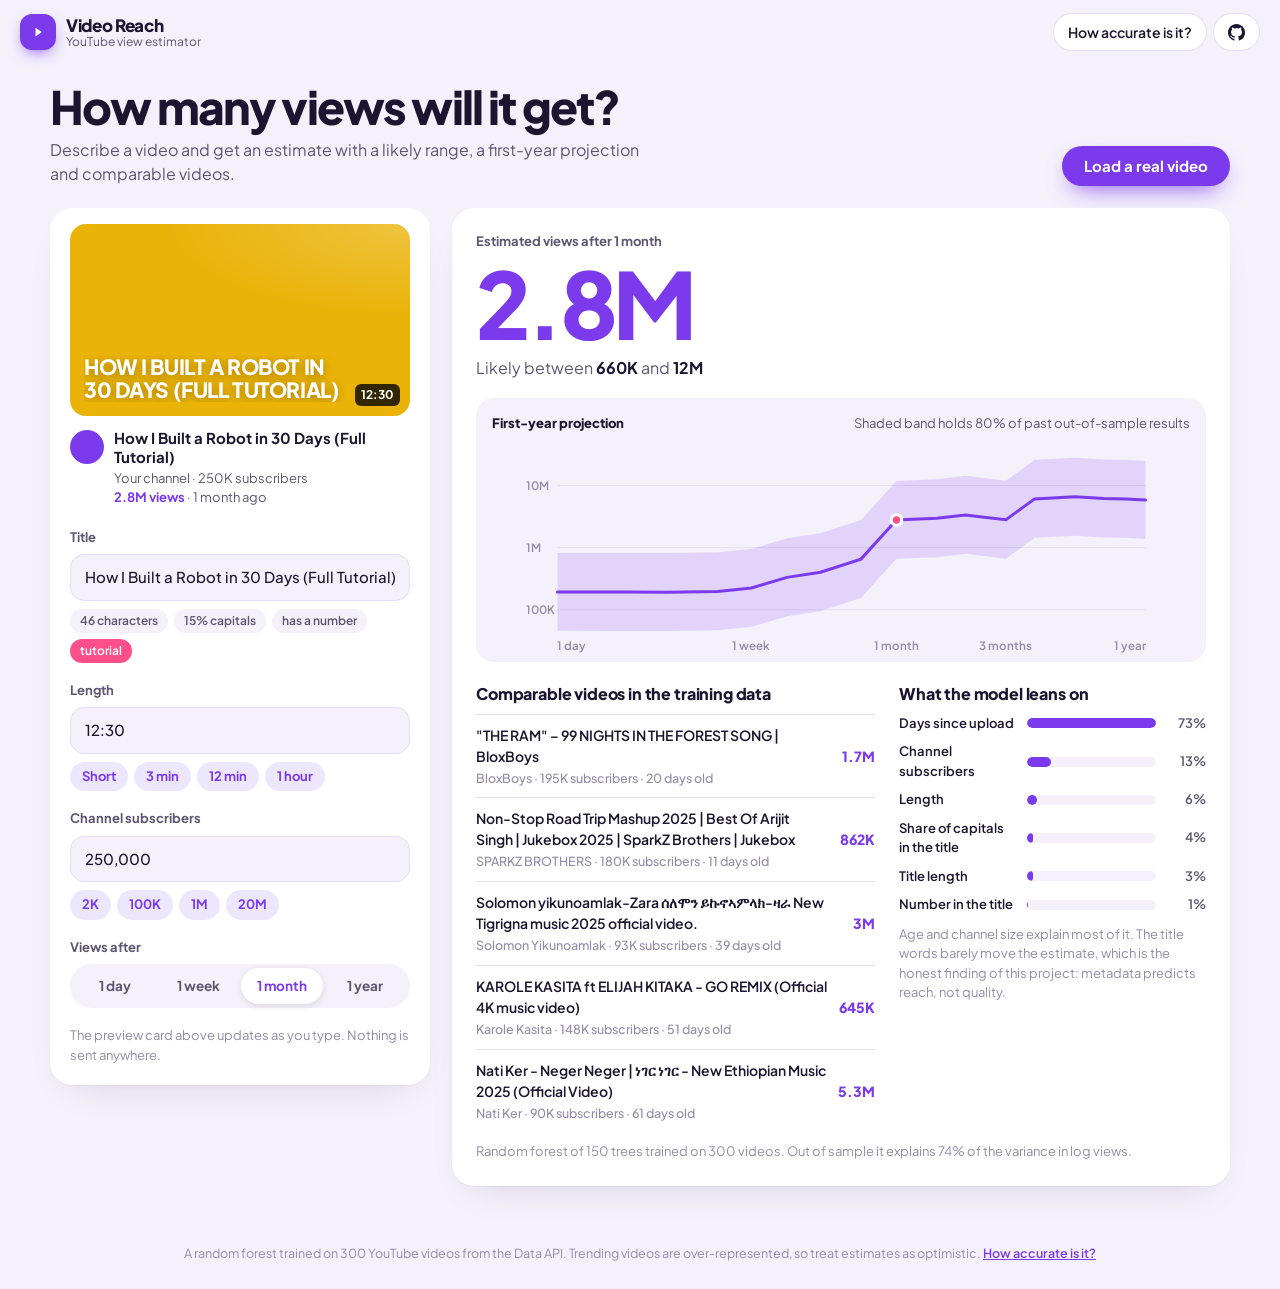
<file: site/index.html>
<!doctype html>
<html lang="en">
<head>
  <meta charset="utf-8" />
  <meta name="viewport" content="width=device-width, initial-scale=1" />
  <title>Video Reach · YouTube view estimator</title>
  <meta name="description" content="Estimate how many views a YouTube video will get from its title, length, channel size and age, with a likely range and a first-year projection. Runs a random forest in your browser." />
  <link rel="icon" href="data:image/svg+xml,%3Csvg xmlns='http://www.w3.org/2000/svg' viewBox='0 0 32 32'%3E%3Crect width='32' height='32' rx='8' fill='%237c3aed'/%3E%3Cpath d='M13 10l9 6-9 6z' fill='white'/%3E%3C/svg%3E" />
  <link rel="preconnect" href="https://fonts.googleapis.com" />
  <link rel="preconnect" href="https://fonts.gstatic.com" crossorigin />
  <link href="https://fonts.googleapis.com/css2?family=Plus+Jakarta+Sans:wght@400;500;600;700;800&display=swap" rel="stylesheet" />
  <link rel="stylesheet" href="tool.css" />
</head>
<body class="app">
  <header class="top">
    <a class="brand" href="/"><span class="mark" aria-hidden="true"><svg viewBox="0 0 32 32" width="20" height="20"><path d="M12 9l10 7-10 7z" fill="#fff"/></svg></span>
      <span class="brand-text"><b>Video Reach</b><span>YouTube view estimator</span></span></a>
    <nav>
      <a class="ghost" href="/about"><span class="t">How accurate is it?</span><span class="sr-only">About</span></a>
      <a class="ghost" href="https://github.com/mostafaamer1234/YoutubeMLprediction" aria-label="Source on GitHub"><svg viewBox="0 0 16 16"><path d="M8 0C3.58 0 0 3.58 0 8c0 3.54 2.29 6.53 5.47 7.59.4.07.55-.17.55-.38v-1.49c-2.01.37-2.53-.49-2.69-.94-.09-.23-.48-.94-.82-1.13-.28-.15-.68-.52-.01-.53.63-.01 1.08.58 1.23.82.72 1.21 1.87.87 2.33.66.07-.52.28-.87.51-1.07-1.78-.2-3.64-.89-3.64-3.95 0-.87.31-1.59.82-2.15-.08-.2-.36-1.02.08-2.12 0 0 .67-.21 2.2.82a7.6 7.6 0 0 1 4 0c1.53-1.04 2.2-.82 2.2-.82.44 1.1.16 1.92.08 2.12.51.56.82 1.27.82 2.15 0 3.07-1.87 3.75-3.65 3.95.29.25.54.73.54 1.48v2.2c0 .21.15.46.55.38A8.01 8.01 0 0 0 16 8c0-4.42-3.58-8-8-8z"/></svg></a>
    </nav>
  </header>

  <main class="workspace">
    <div class="tool-head">
      <div>
        <h1>How many views will it get?</h1>
        <p>Describe a video and get an estimate with a likely range, a first-year projection and comparable videos.</p>
      </div>
      <button class="btn small secondary" id="example" type="button">Load a real video</button>
    </div>

    <section class="split">
      <form class="panel sticky" id="form" autocomplete="off">
        <div class="preview" id="preview" aria-hidden="true">
          <div class="thumb" id="thumb"><span class="thumb-title" id="thumb-title"></span><span class="badge" id="badge"></span></div>
          <div class="meta"><span class="avatar"></span><div><b id="pv-title"></b><span id="pv-line"></span></div></div>
        </div>
        <div class="group">
          <label class="label" for="title">Title</label>
          <input class="input" id="title" value="How I Built a Robot in 30 Days (Full Tutorial)" />
          <div class="detected" id="detected"></div>
        </div>
        <div class="group">
          <label class="label" for="duration">Length</label>
          <input class="input" id="duration" value="12:30" inputmode="numeric" placeholder="mm:ss" />
          <div class="chips presets" data-target="duration">
            <button class="chip" type="button" data-v="0:45">Short</button><button class="chip" type="button" data-v="3:30">3 min</button>
            <button class="chip" type="button" data-v="12:00">12 min</button><button class="chip" type="button" data-v="1:00:00">1 hour</button>
          </div>
        </div>
        <div class="group">
          <label class="label" for="subs">Channel subscribers</label>
          <input class="input" id="subs" value="250,000" inputmode="numeric" />
          <div class="chips presets" data-target="subs">
            <button class="chip" type="button" data-v="2,000">2K</button><button class="chip" type="button" data-v="100,000">100K</button>
            <button class="chip" type="button" data-v="1,000,000">1M</button><button class="chip" type="button" data-v="20,000,000">20M</button>
          </div>
        </div>
        <div class="group">
          <span class="label">Views after</span>
          <div class="seg full" id="age" role="group" aria-label="Days since upload">
            <button type="button" data-d="1" aria-pressed="false">1 day</button><button type="button" data-d="7" aria-pressed="false">1 week</button>
            <button type="button" data-d="30" aria-pressed="true">1 month</button><button type="button" data-d="365" aria-pressed="false">1 year</button>
          </div>
        </div>
        <p class="hint">The preview card above updates as you type. Nothing is sent anywhere.</p>
      </form>

      <section class="panel plain" id="out" aria-live="polite">
        <div class="empty"><div><span class="spin"></span></div></div>
      </section>
    </section>
  </main>

  <footer class="foot">A random forest trained on 300 YouTube videos from the Data API. Trending videos are over-represented, so treat estimates as optimistic. <a href="/about">How accurate is it?</a></footer>
  <script src="tool.js"></script>
</body>
</html>
</file>
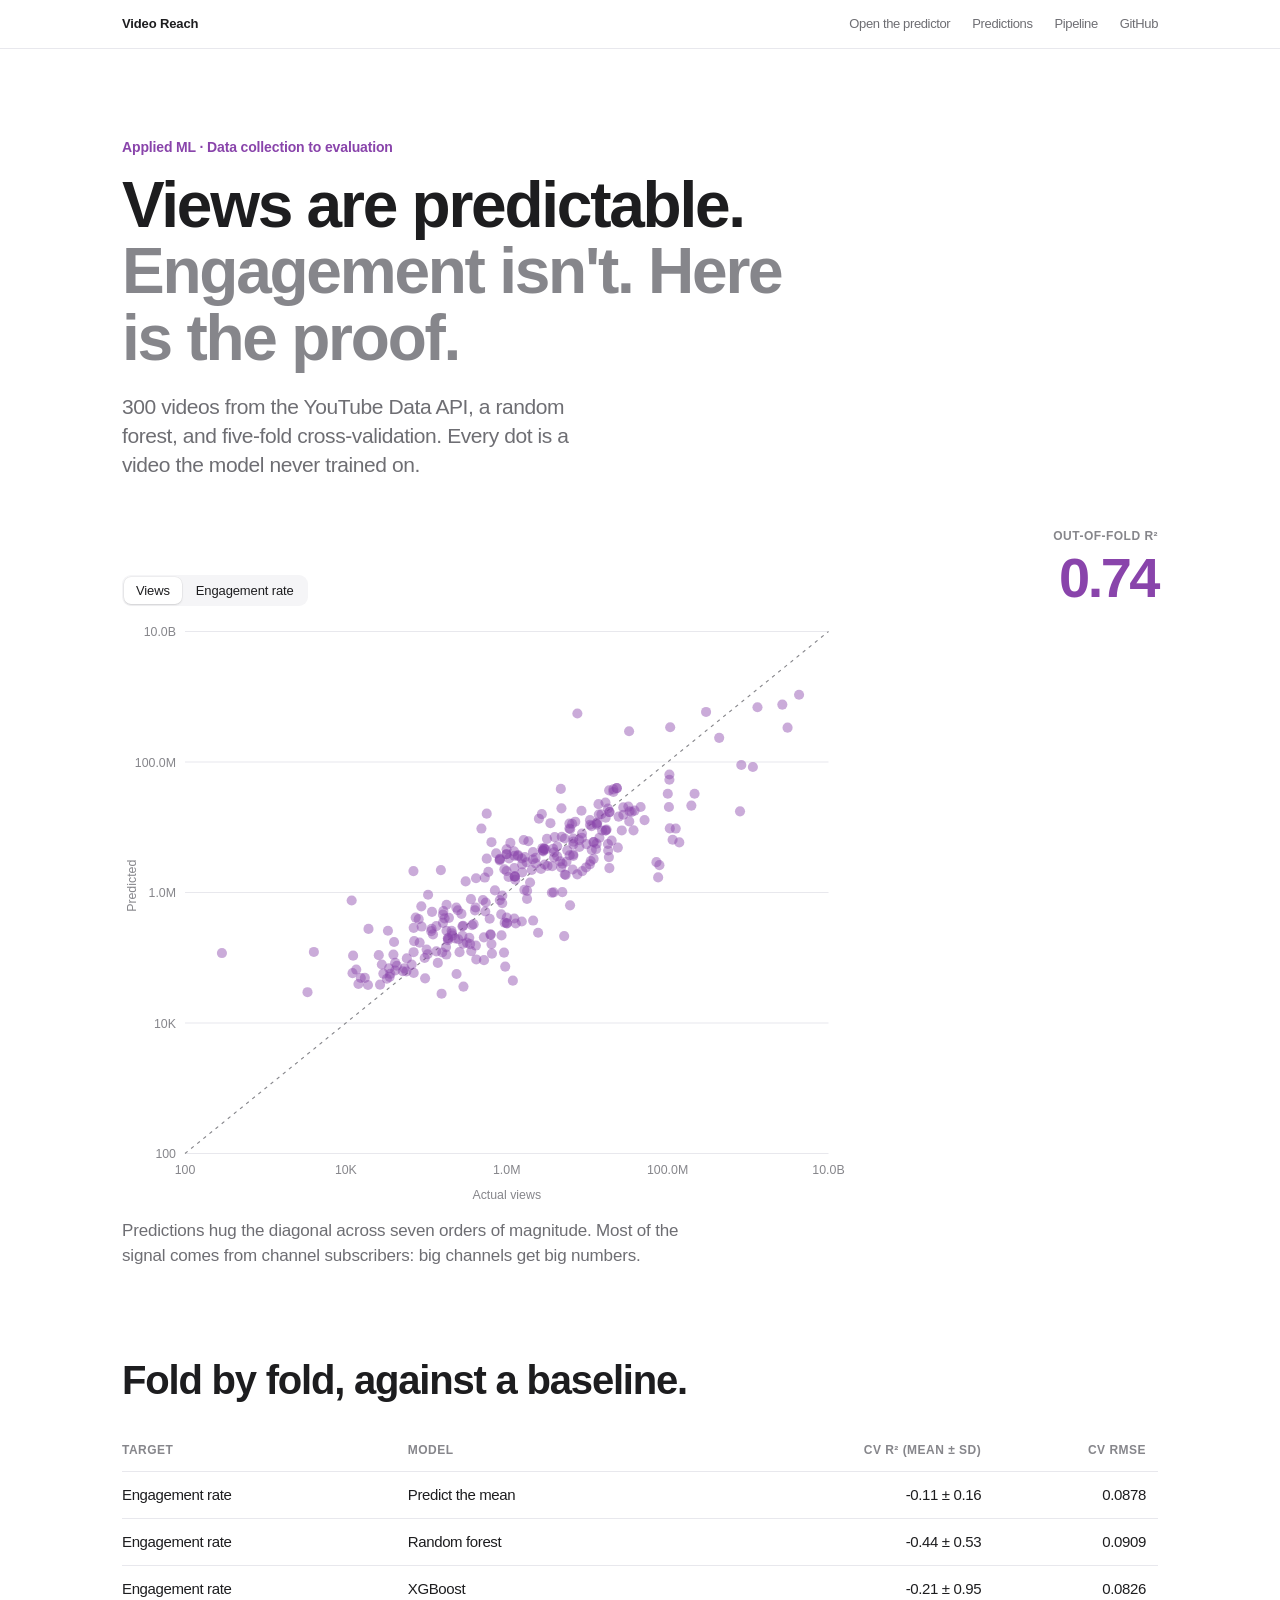
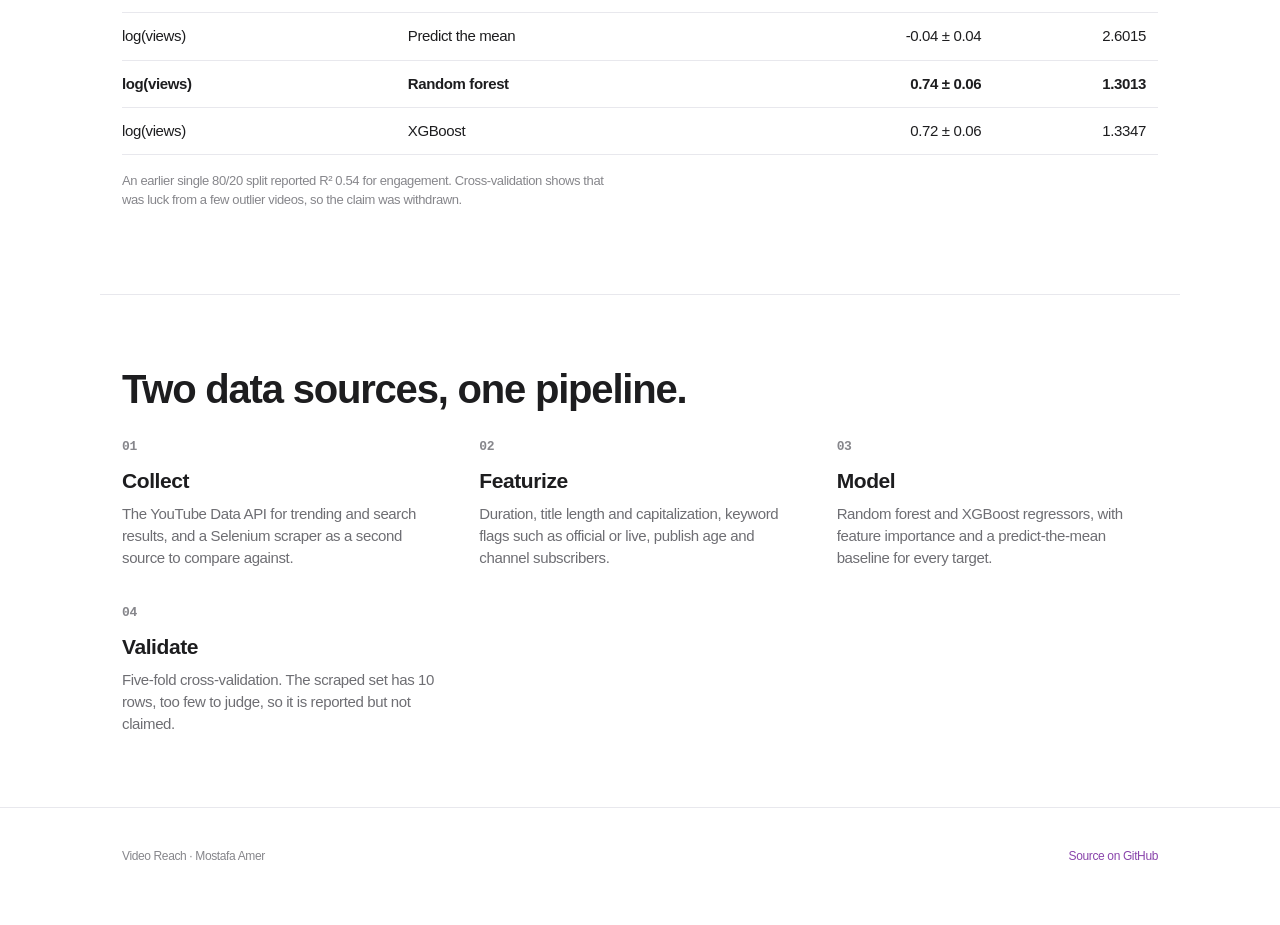
<file: site/about.html>
<!doctype html>
<html lang="en">
<head>
  <meta charset="utf-8" />
  <meta name="viewport" content="width=device-width, initial-scale=1" />
  <title>About · Video Reach</title>
  <meta name="description" content="Predicting video views and engagement from metadata, cross-validated on 300 videos. Views are predictable. Engagement is not." />
  <link rel="stylesheet" href="quiet.css" />
  <link rel="stylesheet" href="app.css" />
</head>
<body>
  <nav class="q-nav">
    <div class="q-wrap">
      <a class="q-brand" href="/">Video Reach</a>
      <div class="q-links">
        <a href="/">Open the predictor</a>
        <a href="#plot">Predictions</a>
        <a href="#pipeline">Pipeline</a>
        <a href="https://github.com/mostafaamer1234/YoutubeMLprediction">GitHub</a>
      </div>
    </div>
  </nav>

  <main>
    <header class="q-wrap q-hero">
      <p class="q-eyebrow">Applied ML · Data collection to evaluation</p>
      <h1 class="q-title">Views are predictable. <span class="q-muted">Engagement isn't. Here is the proof.</span></h1>
      <p class="q-lede">300 videos from the YouTube Data API, a random forest, and five-fold cross-validation. Every dot is a video the model never trained on.</p>
    </header>

    <section class="q-wrap" id="plot">
      <div class="head">
        <div class="q-seg" id="task" role="group" aria-label="Target">
          <button data-k="views" aria-pressed="true">Views</button>
          <button data-k="engagement" aria-pressed="false">Engagement rate</button>
        </div>
        <div class="r2"><span class="q-caps">Out-of-fold R²</span><b id="r2"></b></div>
      </div>
      <div class="plot-wrap">
        <svg id="chart" viewBox="0 0 640 520" role="img" aria-label="Predicted versus actual"></svg>
        <div class="tip" id="tip" hidden></div>
      </div>
      <p class="q-small verdict" id="verdict"></p>
    </section>

    <section class="q-wrap q-section">
      <h2 class="q-h2">Fold by fold, against a baseline.</h2>
      <table class="q-table">
        <thead><tr><th>Target</th><th>Model</th><th class="num">CV R² (mean ± sd)</th><th class="num">CV RMSE</th></tr></thead>
        <tbody>
          <tr><td>Engagement rate</td><td>Predict the mean</td><td class="num">-0.11 ± 0.16</td><td class="num">0.0878</td></tr>
          <tr><td>Engagement rate</td><td>Random forest</td><td class="num">-0.44 ± 0.53</td><td class="num">0.0909</td></tr>
          <tr><td>Engagement rate</td><td>XGBoost</td><td class="num">-0.21 ± 0.95</td><td class="num">0.0826</td></tr>
          <tr><td>log(views)</td><td>Predict the mean</td><td class="num">-0.04 ± 0.04</td><td class="num">2.6015</td></tr>
          <tr class="q-hl"><td>log(views)</td><td>Random forest</td><td class="num">0.74 ± 0.06</td><td class="num">1.3013</td></tr>
          <tr><td>log(views)</td><td>XGBoost</td><td class="num">0.72 ± 0.06</td><td class="num">1.3347</td></tr>
        </tbody>
      </table>
      <p class="q-note table-note">An earlier single 80/20 split reported R² 0.54 for engagement. Cross-validation shows that was luck from a few outlier videos, so the claim was withdrawn.</p>
    </section>

    <section class="q-wrap q-section" id="pipeline">
      <h2 class="q-h2">Two data sources, one pipeline.</h2>
      <div class="q-steps">
        <div class="q-step"><h3 class="q-h3">Collect</h3><p>The YouTube Data API for trending and search results, and a Selenium scraper as a second source to compare against.</p></div>
        <div class="q-step"><h3 class="q-h3">Featurize</h3><p>Duration, title length and capitalization, keyword flags such as official or live, publish age and channel subscribers.</p></div>
        <div class="q-step"><h3 class="q-h3">Model</h3><p>Random forest and XGBoost regressors, with feature importance and a predict-the-mean baseline for every target.</p></div>
        <div class="q-step"><h3 class="q-h3">Validate</h3><p>Five-fold cross-validation. The scraped set has 10 rows, too few to judge, so it is reported but not claimed.</p></div>
      </div>
    </section>
  </main>

  <footer class="q-foot">
    <div class="q-wrap">
      <span>Video Reach · Mostafa Amer</span>
      <a href="https://github.com/mostafaamer1234/YoutubeMLprediction">Source on GitHub</a>
    </div>
  </footer>
  <script src="about.js"></script>
</body>
</html>
</file>
<file: site/tool.css>
/* Video Reach: a creator studio. Bright canvas, chunky rounded cards, one bold violet. */
:root {
  --bg: #f4f1fb; --card: #ffffff; --ink: #1b1530; --ink-2: #5d5672; --ink-3: #938ca8; --line: #e4def2;
  --violet: #7c3aed; --violet-2: #a78bfa; --soft: #ede7fd; --pink: #ff4f8b; --good: #0f9d6b;
  --font: "Plus Jakarta Sans", -apple-system, "Segoe UI", sans-serif; --r: 22px;
}
@media (prefers-color-scheme: dark) {
  :root { --bg: #120e1f; --card: #1c1730; --ink: #f2eefc; --ink-2: #b6aed0; --ink-3: #807898; --line: #2c2545; --violet: #a78bfa; --violet-2: #c4b5fd; --soft: #2a2245; }
}
[hidden] { display: none !important; }
* { box-sizing: border-box; }
body.app { margin: 0; min-height: 100dvh; display: flex; flex-direction: column; background: var(--bg); color: var(--ink); font: 15px/1.5 var(--font); -webkit-font-smoothing: antialiased; }
button, input { font: inherit; color: inherit; }
svg { display: block; }
.sr-only { position: absolute; width: 1px; height: 1px; overflow: hidden; clip: rect(0 0 0 0); }

.top { display: flex; justify-content: space-between; align-items: center; height: 64px; padding: 0 20px; }
.brand { display: flex; align-items: center; gap: 10px; color: var(--ink); text-decoration: none; }
.mark { width: 36px; height: 36px; border-radius: 12px; background: var(--violet); display: grid; place-items: center; box-shadow: 0 6px 16px -6px var(--violet); }
.brand-text { display: flex; flex-direction: column; line-height: 1.1; }
.brand-text b { font-size: 17px; font-weight: 800; letter-spacing: -0.02em; }
.brand-text span { font-size: 12px; color: var(--ink-2); }
.top nav { display: flex; gap: 6px; align-items: center; }
.ghost { display: inline-flex; align-items: center; gap: 6px; height: 38px; padding: 0 14px; border-radius: 999px; color: var(--ink); text-decoration: none; font-weight: 600; font-size: 14px; background: var(--card); border: 1px solid var(--line); }
.ghost:hover { border-color: var(--violet-2); }
.ghost svg { width: 17px; height: 17px; fill: currentColor; }

.workspace { flex: 1; width: 100%; max-width: 1220px; margin: 0 auto; padding: 8px 20px 40px; }
.tool-head { display: flex; justify-content: space-between; align-items: flex-end; gap: 16px; flex-wrap: wrap; margin: 10px 0 22px; }
.tool-head h1 { font-size: clamp(30px, 4.4vw, 46px); font-weight: 800; letter-spacing: -0.04em; line-height: 1.05; margin: 0; }
.tool-head p { margin: 8px 0 0; color: var(--ink-2); font-size: 16px; max-width: 600px; }
.btn { display: inline-flex; align-items: center; justify-content: center; height: 44px; padding: 0 22px; border-radius: 999px; border: 0; background: var(--ink); color: var(--bg); font-weight: 700; cursor: pointer; }
.btn.secondary { background: var(--violet); color: #fff; box-shadow: 0 10px 24px -10px var(--violet); }
.btn:hover { transform: translateY(-1px); }
.btn.small { height: 40px; }

.split { display: grid; grid-template-columns: 380px minmax(0, 1fr); gap: 22px; align-items: start; }
.panel { background: var(--card); border-radius: var(--r); padding: 20px; box-shadow: 0 1px 2px rgba(27, 21, 48, 0.04), 0 18px 40px -24px rgba(27, 21, 48, 0.18); min-width: 0; }
.panel.plain { padding: 24px; }
.sticky { position: sticky; top: 16px; }
.group { margin-bottom: 18px; } .group:last-child { margin-bottom: 0; }
.label { display: block; font-size: 13px; font-weight: 700; color: var(--ink-2); margin-bottom: 7px; }
.hint, .note { font-size: 13px; color: var(--ink-3); line-height: 1.5; margin: 10px 0 0; }
.input { width: 100%; border: 1.5px solid var(--line); border-radius: 14px; background: var(--bg); padding: 11px 14px; font-size: 15px; font-weight: 500; outline: none; color: var(--ink); }
.input:focus { border-color: var(--violet); background: var(--card); }
.chips { display: flex; flex-wrap: wrap; gap: 6px; }
.chip { border: 0; background: var(--soft); color: var(--violet); border-radius: 999px; padding: 5px 12px; font-size: 13px; font-weight: 700; cursor: pointer; }
.chip:hover { background: var(--violet); color: #fff; }
.presets { margin-top: 8px; }
.seg { display: flex; padding: 4px; border-radius: 999px; background: var(--bg); gap: 2px; }
.seg button { flex: 1; border: 0; background: none; border-radius: 999px; padding: 8px 4px; font-size: 13.5px; font-weight: 700; color: var(--ink-2); cursor: pointer; white-space: nowrap; }
.seg button[aria-pressed="true"] { background: var(--card); color: var(--violet); box-shadow: 0 2px 8px -2px rgba(27, 21, 48, 0.2); }
.detected { display: flex; flex-wrap: wrap; gap: 6px; margin-top: 8px; font-size: 12px; font-weight: 600; color: var(--ink-2); }
.detected span { background: var(--bg); border-radius: 999px; padding: 3px 10px; }
.detected span.kw { color: #fff; background: var(--pink); }

/* video card preview */
.preview { margin: -4px 0 20px; }
.thumb { position: relative; aspect-ratio: 16 / 9; border-radius: 16px; overflow: hidden; display: flex; align-items: flex-end; padding: 14px; color: #fff; transition: background 0.3s; }
.thumb::after { content: ""; position: absolute; inset: 0; background: radial-gradient(120% 80% at 100% 0%, rgba(255, 255, 255, 0.22), transparent 60%); pointer-events: none; }
.thumb-title { font-size: 21px; font-weight: 800; line-height: 1.1; letter-spacing: -0.02em; text-transform: uppercase; text-shadow: 0 2px 10px rgba(0, 0, 0, 0.3); display: -webkit-box; -webkit-line-clamp: 3; -webkit-box-orient: vertical; overflow: hidden; max-width: 85%; }
.badge { position: absolute; right: 10px; bottom: 10px; background: rgba(0, 0, 0, 0.78); color: #fff; font-size: 12px; font-weight: 700; padding: 2px 6px; border-radius: 6px; }
.meta { display: flex; gap: 10px; margin-top: 12px; }
.avatar { width: 34px; height: 34px; border-radius: 50%; background: var(--violet); flex: none; }
.meta b { display: -webkit-box; -webkit-line-clamp: 2; -webkit-box-orient: vertical; overflow: hidden; font-size: 15px; line-height: 1.3; }
.meta span { display: block; font-size: 13px; color: var(--ink-2); margin-top: 2px; }
.meta span em { font-style: normal; color: var(--violet); font-weight: 700; }

/* results */
.estimate { display: flex; justify-content: space-between; align-items: flex-end; gap: 16px; flex-wrap: wrap; margin-bottom: 18px; }
.estimate > div:first-child { flex: 1 1 260px; }
.big { font-size: clamp(56px, 8vw, 92px); font-weight: 800; letter-spacing: -0.05em; line-height: 0.95; margin: 4px 0 0; color: var(--violet); }
.estimate .range { font-size: 16px; color: var(--ink-2); margin: 10px 0 0; }
.estimate .range b { color: var(--ink); }
.actual { font-size: 14px; padding: 10px 14px; border-radius: 14px; background: var(--soft); color: var(--ink); }
.chart { background: var(--bg); border-radius: 18px; padding: 16px 16px 10px; margin-bottom: 20px; }
.chart header { display: flex; justify-content: space-between; gap: 8px; flex-wrap: wrap; font-size: 13px; color: var(--ink-2); margin-bottom: 8px; }
.chart header b { color: var(--ink); font-weight: 800; }
.chart svg { width: 100%; height: 210px; overflow: visible; }
.chart .band { fill: color-mix(in srgb, var(--violet) 16%, transparent); }
.chart .line { fill: none; stroke: var(--violet); stroke-width: 3; stroke-linecap: round; vector-effect: non-scaling-stroke; }
.chart .dot { fill: var(--pink); stroke: var(--card); stroke-width: 3; }
.chart .grid { stroke: var(--line); vector-effect: non-scaling-stroke; }
.chart text { font: 600 11px var(--font); fill: var(--ink-3); }
.two { display: grid; grid-template-columns: 1.3fr 1fr; gap: 24px; }
.sub { font-size: 16px; font-weight: 800; letter-spacing: -0.01em; margin: 0 0 8px; }
.vids { list-style: none; margin: 0; padding: 0; }
.vids li { display: grid; grid-template-columns: 1fr auto; gap: 2px 12px; padding: 10px 0; border-top: 1px solid var(--line); font-size: 14px; font-weight: 600; }
.vids li span { color: var(--ink-3); font-size: 12.5px; font-weight: 500; grid-column: 1; }
.vids li b { grid-row: 1 / span 2; grid-column: 2; align-self: center; font-weight: 800; color: var(--violet); }
.bars { display: grid; gap: 9px; }
.bar { display: grid; grid-template-columns: 1fr 1.1fr 40px; gap: 10px; align-items: center; font-size: 13px; font-weight: 600; }
.bar i { height: 10px; border-radius: 999px; background: var(--bg); overflow: hidden; display: block; }
.bar i em { display: block; height: 100%; border-radius: 999px; background: var(--violet); }
.bar output { text-align: right; color: var(--ink-2); }
.empty { display: grid; place-items: center; text-align: center; min-height: 360px; color: var(--ink-2); }
.empty b { display: block; color: var(--ink); font-size: 18px; margin-bottom: 4px; }
.spin { width: 26px; height: 26px; border-radius: 50%; border: 3px solid var(--soft); border-top-color: var(--violet); display: inline-block; animation: spin 0.8s linear infinite; }
@keyframes spin { to { transform: rotate(360deg); } }
.fade { animation: fade 0.3s ease-out both; } @keyframes fade { from { opacity: 0; transform: translateY(6px); } }
.foot { padding: 18px 20px 26px; text-align: center; font-size: 12.5px; color: var(--ink-3); }
.foot a { color: var(--violet); font-weight: 600; }
@media (max-width: 900px) { .split, .two { grid-template-columns: 1fr; } .sticky { position: static; } }
@media (max-width: 560px) { .brand-text span, .ghost .t { display: none; } .chart svg { height: 160px; } .top { padding: 0 14px; } .workspace { padding: 4px 14px 30px; } }
</file>
<file: site/quiet.css>
/*
 * Quiet — a small, restrained design system shared by Mostafa Amer's project demos.
 *
 * Built from studying apple.com product/compare pages (near-black type on white, very large
 * tightly-tracked headlines, giant numerals as "hero data", hairline dividers, one blue accent,
 * pill buttons), Plausible (small-caps metric labels, ranked rows with a tinted bar behind them)
 * and Linear (two-tone headlines that continue in grey).
 *
 * Rules: one accent per page, no gradients or glows, no emoji, content is the hero.
 */

:root {
  --bg: #ffffff;
  --bg-alt: #f5f5f7;
  --ink: #1d1d1f;
  --ink-2: #6e6e73;
  --ink-3: #86868b;
  --hair: #d2d2d7;
  --hair-soft: #e8e8ed;
  --accent: #0071e3;
  --accent-ink: #ffffff;
  --seg-on: #ffffff;
  --good: #248a3d;
  --bad: #d70015;
  --radius: 18px;
  --radius-sm: 10px;
  --max: 1080px;
  --font: -apple-system, BlinkMacSystemFont, "SF Pro Text", "SF Pro Display", "Inter", "Helvetica Neue", Arial, sans-serif;
  --mono: "SF Mono", ui-monospace, Menlo, Consolas, monospace;
  color-scheme: light;
}

@media (prefers-color-scheme: dark) {
  :root:not([data-theme="light"]) {
    --bg: #000000;
    --bg-alt: #161617;
    --ink: #f5f5f7;
    --ink-2: #a1a1a6;
    --ink-3: #86868b;
    --hair: #38383a;
    --hair-soft: #2a2a2c;
    --accent: #2997ff;
    --seg-on: #48484a;
    color-scheme: dark;
  }
}

* { box-sizing: border-box; }
html { -webkit-text-size-adjust: 100%; }
body {
  margin: 0;
  background: var(--bg);
  color: var(--ink);
  font-family: var(--font);
  font-size: 17px;
  line-height: 1.47;
  letter-spacing: -0.022em;
  -webkit-font-smoothing: antialiased;
}
a { color: var(--accent); text-decoration: none; }
a:hover { text-decoration: underline; }

.q-wrap { max-width: var(--max); margin: 0 auto; padding: 0 22px; }

/* Global nav: thin, quiet, like apple.com */
.q-nav { position: sticky; top: 0; z-index: 10; background: color-mix(in srgb, var(--bg) 82%, transparent);
  backdrop-filter: saturate(180%) blur(20px); -webkit-backdrop-filter: saturate(180%) blur(20px);
  border-bottom: 1px solid var(--hair-soft); }
.q-nav .q-wrap { display: flex; align-items: center; justify-content: space-between; height: 48px; font-size: 13px; }
.q-nav .q-brand { color: var(--ink); font-weight: 600; letter-spacing: -0.01em; }
.q-nav .q-links { display: flex; gap: 22px; }
.q-nav .q-links a { color: var(--ink-2); }
.q-nav .q-links a:hover { color: var(--ink); text-decoration: none; }

/* Hero */
.q-hero { padding-top: 88px; padding-bottom: 40px; }
.q-eyebrow { font-size: 14px; font-weight: 600; color: var(--accent); letter-spacing: -0.01em; margin: 0 0 14px; }
.q-title { font-size: clamp(40px, 6vw, 64px); line-height: 1.04; font-weight: 600; letter-spacing: -0.035em; margin: 0; max-width: 19ch; }
.q-title .q-muted { color: var(--ink-3); }
.q-lede { font-size: 21px; line-height: 1.38; color: var(--ink-2); max-width: 40ch; margin: 22px 0 0; letter-spacing: -0.02em; }

/* Section rhythm */
.q-section { padding-top: 72px; padding-bottom: 72px; }
.q-section + .q-section { border-top: 1px solid var(--hair-soft); }
.q-h2 { font-size: 40px; line-height: 1.1; font-weight: 600; letter-spacing: -0.03em; margin: 0 0 28px; }
.q-h2 .q-muted { color: var(--ink-3); }
.q-h3 { font-size: 21px; font-weight: 600; letter-spacing: -0.02em; margin: 0 0 6px; }
.q-small { font-size: 14px; color: var(--ink-2); letter-spacing: -0.01em; }
.q-caps { font-size: 12px; font-weight: 600; text-transform: uppercase; letter-spacing: 0.04em; color: var(--ink-3); }

/* Hero data: giant numerals (apple.com compare "Summary") */
.q-figures { display: grid; grid-template-columns: repeat(auto-fit, minmax(180px, 1fr)); gap: 0; border-top: 1px solid var(--hair); }
.q-figure { padding: 28px 24px 8px 0; }
.q-figure .q-num { font-size: 56px; line-height: 1; font-weight: 600; letter-spacing: -0.045em; font-variant-numeric: tabular-nums; }
.q-figure .q-num small { font-size: 0.45em; letter-spacing: -0.02em; color: var(--ink-2); font-weight: 500; }
.q-figure .q-label { margin-top: 10px; font-size: 15px; color: var(--ink-2); line-height: 1.35; max-width: 24ch; }

/* Buttons and links */
.q-btn { display: inline-flex; align-items: center; gap: 6px; height: 36px; padding: 0 18px; border-radius: 980px; border: 0;
  background: var(--accent); color: var(--accent-ink); font: 500 15px/1 var(--font); letter-spacing: -0.01em; cursor: pointer; }
.q-btn:hover { filter: brightness(1.08); text-decoration: none; }
.q-btn:disabled { opacity: 0.4; cursor: default; }
.q-btn.q-ghost { background: transparent; color: var(--accent); box-shadow: inset 0 0 0 1px var(--accent); }
.q-more::after { content: " ›"; }

/* Segmented control (iOS/macOS) */
.q-seg { display: inline-flex; padding: 2px; background: var(--bg-alt); border-radius: 9px; gap: 2px; }
.q-seg button { border: 0; background: transparent; color: var(--ink); font: 500 13px/1 var(--font); padding: 7px 12px; border-radius: 7px; cursor: pointer; letter-spacing: -0.01em; }
.q-seg button[aria-pressed="true"] { background: var(--seg-on); box-shadow: 0 1px 2px rgba(0,0,0,.12), 0 0 0 .5px rgba(0,0,0,.06); }

/* Slider */
.q-range { -webkit-appearance: none; appearance: none; width: 100%; height: 4px; border-radius: 2px; background: var(--hair); outline: none; }
.q-range::-webkit-slider-thumb { -webkit-appearance: none; width: 22px; height: 22px; border-radius: 50%; background: #fff; box-shadow: 0 1px 4px rgba(0,0,0,.25), 0 0 0 .5px rgba(0,0,0,.08); cursor: pointer; }
.q-range::-moz-range-thumb { width: 22px; height: 22px; border-radius: 50%; background: #fff; border: 0; box-shadow: 0 1px 4px rgba(0,0,0,.25); }

/* Switch */
.q-switch { position: relative; width: 44px; height: 26px; flex: none; }
.q-switch input { opacity: 0; width: 0; height: 0; }
.q-switch span { position: absolute; inset: 0; background: var(--hair); border-radius: 13px; transition: background .2s; cursor: pointer; }
.q-switch span::after { content: ""; position: absolute; top: 2px; left: 2px; width: 22px; height: 22px; border-radius: 50%; background: #fff; box-shadow: 0 1px 3px rgba(0,0,0,.25); transition: transform .2s; }
.q-switch input:checked + span { background: var(--good); }
.q-switch input:checked + span::after { transform: translateX(18px); }

/* Settings list (grouped rows, like System Settings) */
.q-list { border-radius: var(--radius); background: var(--bg-alt); padding: 4px 18px; }
.q-row { display: flex; align-items: center; justify-content: space-between; gap: 16px; padding: 14px 0; }
.q-row + .q-row { border-top: 1px solid var(--hair-soft); }
.q-row label { font-size: 15px; }
.q-row .q-val { font-variant-numeric: tabular-nums; color: var(--ink-2); font-size: 15px; min-width: 3ch; text-align: right; }

/* Ranked rows with a tinted bar behind them (Plausible) */
.q-ranked { width: 100%; border-collapse: collapse; font-size: 15px; font-variant-numeric: tabular-nums; }
.q-ranked th { text-align: left; font-weight: 600; font-size: 12px; text-transform: uppercase; letter-spacing: .04em; color: var(--ink-3); padding: 0 0 10px; }
.q-ranked th:not(:first-child), .q-ranked td:not(:first-child) { text-align: right; width: 16%; }
.q-ranked td { padding: 4px 0; }
.q-ranked .q-bar { position: relative; padding: 7px 10px; border-radius: 6px; overflow: hidden; white-space: nowrap; }
.q-ranked .q-bar i { position: absolute; inset: 0 auto 0 0; border-radius: 6px; opacity: .16; }
.q-ranked .q-bar b { position: relative; font-weight: 500; }

/* Plain table */
.q-table { width: 100%; border-collapse: collapse; font-size: 15px; font-variant-numeric: tabular-nums; }
.q-table th, .q-table td { padding: 12px 12px 12px 0; text-align: left; border-bottom: 1px solid var(--hair-soft); vertical-align: top; }
.q-table th { font-size: 12px; text-transform: uppercase; letter-spacing: .04em; color: var(--ink-3); font-weight: 600; }
.q-table td.num, .q-table th.num { text-align: right; }
.q-table tr.q-hl td { font-weight: 600; }

/* Steps (numbered, no cards) */
.q-steps { display: grid; grid-template-columns: repeat(auto-fit, minmax(240px, 1fr)); gap: 36px; counter-reset: s; }
.q-step { counter-increment: s; }
.q-step::before { content: counter(s, decimal-leading-zero); display: block; font: 600 13px var(--mono); color: var(--ink-3); margin-bottom: 12px; }
.q-step p { margin: 0; color: var(--ink-2); font-size: 15px; }

.q-code { font-family: var(--mono); font-size: 13px; background: var(--bg-alt); border-radius: var(--radius-sm); padding: 16px 18px; overflow-x: auto; line-height: 1.55; letter-spacing: 0; }
.q-note { font-size: 13px; color: var(--ink-3); }

.q-foot { padding: 40px 0 60px; font-size: 12px; color: var(--ink-3); border-top: 1px solid var(--hair-soft); }
.q-foot .q-wrap { display: flex; justify-content: space-between; gap: 16px; flex-wrap: wrap; }

@media (max-width: 640px) {
  .q-hero { padding-top: 56px; padding-bottom: 24px; }
  .q-section { padding-top: 52px; padding-bottom: 52px; }
  .q-h2 { font-size: 30px; }
  .q-figure .q-num { font-size: 44px; }
}
@media (prefers-reduced-motion: reduce) { * { transition: none !important; animation: none !important; } }
</file>
<file: site/app.css>
:root { --accent: #8944ab; }
@media (prefers-color-scheme: dark) { :root:not([data-theme="light"]) { --accent: #bf5af2; } }

.head { display: flex; justify-content: space-between; align-items: end; gap: 16px; flex-wrap: wrap; margin: 8px 0 12px; }
.r2 { text-align: right; }
.r2 .q-caps { display: block; margin-bottom: 4px; }
.r2 b { font-size: 56px; line-height: 1; font-weight: 600; letter-spacing: -0.045em; font-variant-numeric: tabular-nums; color: var(--accent); }
.r2 b.weak { color: var(--ink-3); }

.plot-wrap { position: relative; max-width: 720px; }
#chart { width: 100%; height: auto; display: block; overflow: visible; }
#chart .grid { stroke: var(--hair-soft); }
#chart .ideal { stroke: var(--ink-3); stroke-dasharray: 3 4; }
#chart .pt { fill: var(--accent); fill-opacity: .45; transition: cx .5s ease, cy .5s ease; }
#chart .pt:hover, #chart .pt.on { fill-opacity: 1; stroke: var(--ink); stroke-width: 1.5; }
#chart text { fill: var(--ink-3); font: 11px var(--font); letter-spacing: 0; }
.tip { position: absolute; background: var(--bg); border: 1px solid var(--hair); border-radius: 10px; padding: 8px 12px; font-size: 13px;
  pointer-events: none; max-width: 280px; box-shadow: 0 4px 16px rgba(0,0,0,.08); font-variant-numeric: tabular-nums; }
.tip b { display: block; font-weight: 600; margin-bottom: 2px; }
.tip span { display: block; color: var(--ink-2); }
.verdict { max-width: 60ch; margin-top: 16px; font-size: 17px; color: var(--ink-2); }
.table-note { margin-top: 16px; max-width: 70ch; }
</file>
